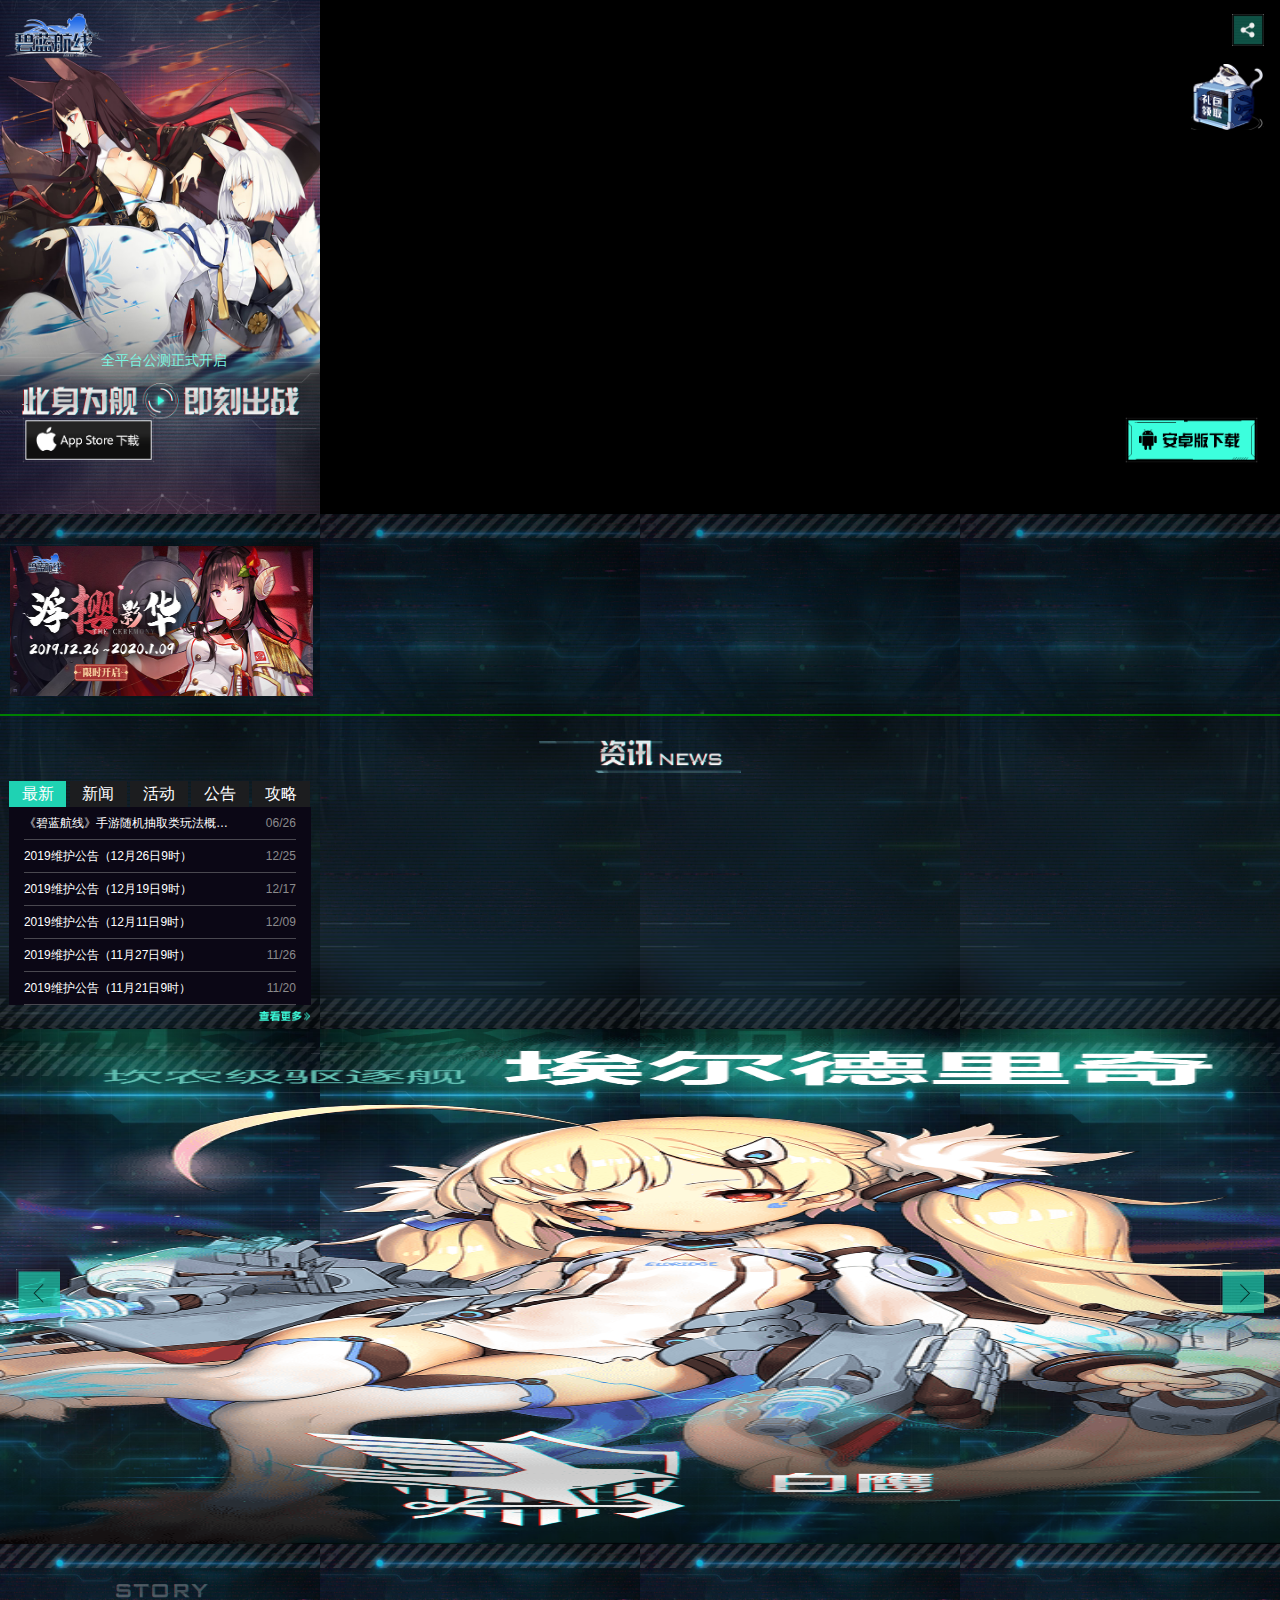
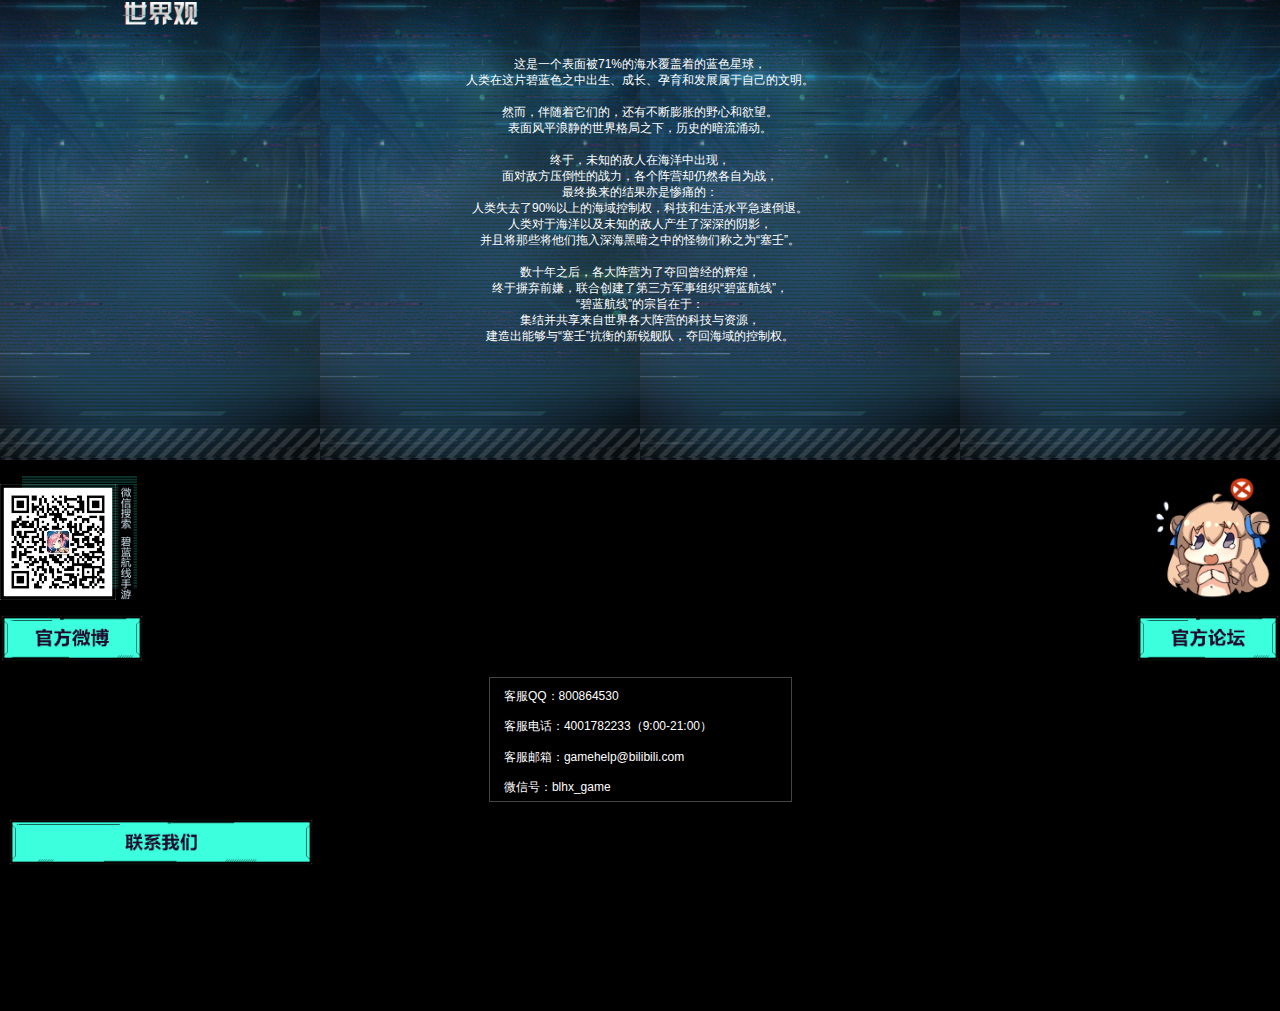
<file: 移动端主页面/index.html>
<!DOCTYPE html>
<html lang="en">

<head>
    <meta charset="UTF-8">
    <meta name="viewport" content="width=device-width, initial-scale=1.0">
    <meta http-equiv="X-UA-Compatible" content="ie=edge">
    <title>Document</title>
    <link rel="stylesheet" href="./lib/normalize.css">
    <link rel="stylesheet" href="./scss/commit.css">
    <link rel="stylesheet" href="./scss/index.css">
</head>

<body>
    <!-- 第一部分 -->
    <div class="first">
        <!-- 底片 -->
        <div class="negative">
            <!-- 左边logo -->
            <img src="./image/logo.png" alt="">
            <!-- 右边分享 -->
            <i></i>
            <!-- 右边礼包 -->
            <a href="./index-son/son-02/index.html" class="libao"></a>
            <!-- 此身为舰，即刻出战 -->
            <div class="chuzhan">
                <em>全平台公测正式开启</em>
                <a href="//m.bilibili.com/video/av9826860.html">
                    <img src="./image/slogan.png" alt="">
                </a>
            </div>
            <!-- 下载图标 -->
            <div class="xaizai">
                <a href="" style="left: 1.3rem;"><img src="./image/ios-down.png" alt=""></a>
                <a href="" style="position: absolute; right: 1.3rem;"><img src="./image/android-down.png" alt=""></a>
            </div>
        </div>
    </div>
    <!-- 第二部分 -->
    <div class="second">
        <!-- 轮播图 -->
        <div class="lunbo">
            <ul>
                <!-- <li><a href=""><img src="./upload/carousel1.jpg" alt=""></a></li> -->
                <li><a href="./index-son/son-04/index.html"><img src="./upload/carousel2.jpg" alt=""></a></li>
                <!-- <li><a href=""><img src="./upload/carousel3.jpg" alt=""></a></li> -->
            </ul>
        </div>
        <!-- 轮播图下线 -->
        <div class="sol">

        </div>
        <!-- 资讯 -->
        <div class="zixun"></div>
        <!-- 公告 -->
        <div class="notice">
            <!-- 公告标头 -->
            <div class="head">
                <ul>
                    <li>最新</li>
                    <li>新闻</li>
                    <li>活动</li>
                    <li>公告</li>
                    <li>攻略</li>
                </ul>
            </div>
            <!-- 公告内容 -->
            <div class="content">
                <div class="cen">
                    <div class="toop"><a href="">《碧蓝航线》手游随机抽取类玩法概率公示</a><span>06/26</span></div>
                    <div class="toop"><a href="./index-son/son-01/index.html">2019维护公告（12月26日9时）</a><span>12/25</span></div>
                    <div class="toop"><a href="">2019维护公告（12月19日9时）</a><span>12/17</span></div>
                    <div class="toop"><a href="">2019维护公告（12月11日9时）</a><span>12/09</span></div>
                    <div class="toop"><a href="">2019维护公告（11月27日9时）</a><span>11/26</span></div>
                    <div class="toop"><a href="">2019维护公告（11月21日9时）</a><span>11/20</span></div>
                </div>
            </div>
            <!-- 查看更多 -->
            <div class="more">
                <a href="./index-son/son-01/index.html"></a>
            </div>
        </div>
    </div>
    <!-- 第三部分 -->
    <div class="third">
        <!-- 点击轮播图 -->
        <div class="dian">
            <ul>
                <li><a href=""><img src="./upload/aierde.png" alt=""></a></li>
                <!-- <li><img src="./upload/ao.png" alt=""></li>
                <li><img src="./upload/chun.png" alt=""></li>
                <li><img src="./upload/dujiaoshou.png" alt=""></li>
                <li><img src="./upload/guanghui.png" alt=""></li>
                <li><img src="./upload/kaersi.png" alt=""></li>
                <li><img src="./upload/ninghai.png" alt=""></li>
                <li><img src="./upload/ougen.png" alt=""></li>
                <li><img src="./upload/pinghai.png" alt=""></li>
                <li><img src="./upload/qiye.png" alt=""></li> -->
            </ul>
        </div>
        <!-- 向左图标 -->
        <div class="left"></div>
        <!-- 向右图标 -->
        <div class="right"></div>
    </div>
    <!-- 第四部分 -->
    <div class="forth">
        <!-- 世界观 -->
        <div class="outlook"></div>
        <!-- 故事 -->
        <div class="story">
            <!-- 文字 -->
            <p>
                这是一个表面被71%的海水覆盖着的蓝色星球，<br>
                人类在这片碧蓝色之中出生、成长、孕育和发展属于自己的文明。
            </p>
            <p>
                然而，伴随着它们的，还有不断膨胀的野心和欲望。<br>
                表面风平浪静的世界格局之下，历史的暗流涌动。
            </p>
            <p>
                终于，未知的敌人在海洋中出现，<br>
                面对敌方压倒性的战力，各个阵营却仍然各自为战，<br>
                最终换来的结果亦是惨痛的：<br>
                人类失去了90%以上的海域控制权，科技和生活水平急速倒退。<br>
                人类对于海洋以及未知的敌人产生了深深的阴影，<br>
                并且将那些将他们拖入深海黑暗之中的怪物们称之为“塞壬”。
            </p>
            <p>
                数十年之后，各大阵营为了夺回曾经的辉煌，<br>
                终于摒弃前嫌，联合创建了第三方军事组织“碧蓝航线”，<br>
                “碧蓝航线”的宗旨在于：<br>
                集结并共享来自世界各大阵营的科技与资源，<br>
                建造出能够与“塞壬”抗衡的新锐舰队，夺回海域的控制权。
            </p>
        </div>
    </div>
    <!-- 第五部分 -->
    <div class="fifth">
        <!-- 图片 -->
        <div class="picte">
            <!-- 二维码图片 -->
            <div class="erweima">
                <img src="./image/weixin.png" alt="">
                <img src="./image/weixin-new.jpg" alt="">
            </div>
            <!-- 图片 -->
            <div class="picturimg">
                <img src="./image/jianniang.png" alt="">
            </div>
        </div>
        <!-- 论坛和微博 -->
        <div class="weilun">
            <a href="">
                <img src="./image/weibo-btn.png" alt="">
            </a>
            <a href="">
                <img src="./image/bbs-btn.png" alt="">
            </a>
        </div>
        <!-- 联系电话 -->
        <div class="phone">
            <div class="cenn">
                客服QQ：800864530<br>
                客服电话：4001782233（9:00-21:00）<br>
                客服邮箱：gamehelp@bilibili.com<br>
                微信号：blhx_game
            </div>
        </div>
        <!-- 联系我们 -->
        <div class="relation">
            <a href=""><img src="./image/connect_us_btn.png" alt=""></a>
        </div>
    </div>
</body>

</html>
</file>
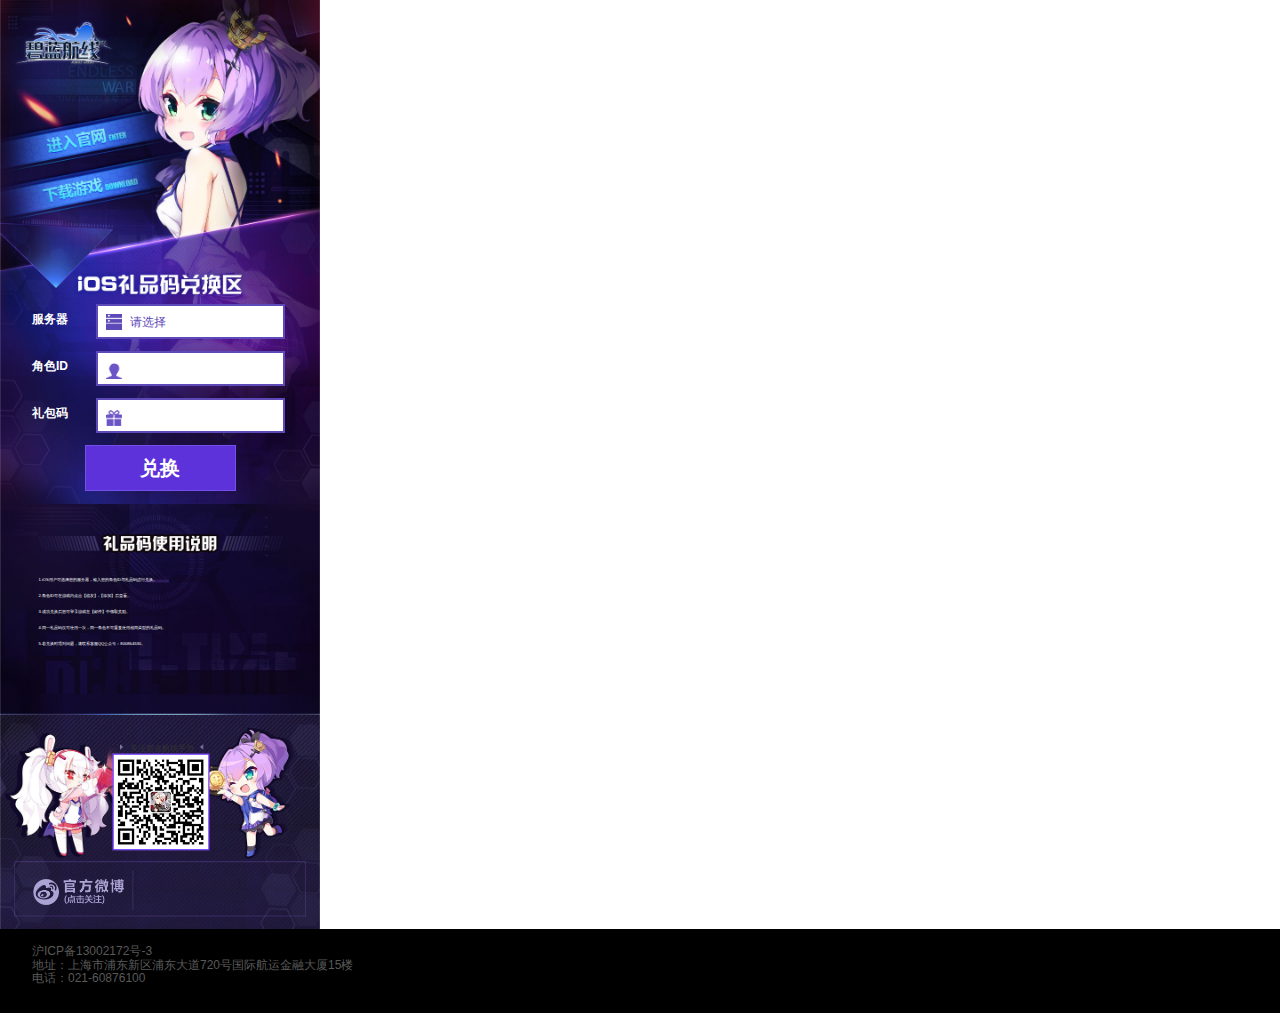
<file: 移动端主页面/index-son/son-02/index.html>
<!DOCTYPE html>
<html lang="en">

<head>
    <meta charset="UTF-8">
    <meta name="viewport" content="width=device-width, initial-scale=1.0">
    <meta http-equiv="X-UA-Compatible" content="ie=edge">
    <title>Document</title>
    <link rel="stylesheet" href="./lib/normalize.css">
    <link rel="stylesheet" href="./scss/commit.css">
    <link rel="stylesheet" href="./scss/index.css">
</head>

<body>
    <!-- 第一部分 -->
    <div class="first">
        <!-- 底片 -->
        <div class="pict">
            <!-- 登录 -->
            <div class="up">
                <!-- 服务器 -->
                <div class="server">
                    <div class="server-left">服务器</div>
                    <div class="server-right">
                        <!-- 图标 -->
                        <div class="imag"></div>
                        <!-- 列表 -->
                        <option value="-1">请选择</option>
                        <!-- <option value="1">珊瑚海</option>
                        <option value="2">夏威夷</option>
                        <option value="3">中途岛</option>
                        <option value="4">所罗门</option> -->
                    </div>
                </div>
                <!-- 角色ID -->
                <div class="role">
                    <div class="role-left">角色ID</div>
                    <div class="role-right">
                        <!-- 图标 -->
                        <div></div>
                    </div>

                </div>
                <!-- 礼包码 -->
                <div class="bag">
                    <dvi class="bag-left">礼包码</dvi>
                    <div class="bag-right">
                        <!-- 图标 -->
                        <div></div>
                    </div>
                </div>
                <!-- 兑换 -->
                <div class="duihuan">兑换</div>
            </div>
        </div>
    </div>
    <!-- 第二部分 -->
    <div class="scrent">
        <!-- 底片 -->
        <div class="dipian">
            <!-- 使用说明 -->
            <div class="shuoming">
                <div><span>1.</span><span>iOS用户可选择您的服务器，输入您的角色ID与礼品码进行兑换。</span></div>
                <div><span>2.</span><span>角色ID可在游戏内点击【战友】-【添加】后查看。</span></div>
                <div><span>3.</span><span>成功兑换后您可登录游戏在【邮件】中领取奖励。</span></div>
                <div><span>4.</span><span>同一礼品码仅可使用一次，同一角色不可重复使用相同类型的礼品码。</span></div>
                <div><span>5.</span><span>若兑换时遇到问题，请联系客服QQ公众号：800864530。</span></div>
            </div>
            <!-- 二维码 -->
            <div class="erweima">
                <span>关注碧蓝航线手游</span>
                <img src="./upload/gz_ewm.png" alt="">
            </div>
            <!-- 微博 -->
                <a href=""></a>
        </div>
    </div>
    <!-- 第三部分 -->
    <div class="third">
        <div class="wen">
            <div>沪ICP备13002172号-3</div>
            <div>地址：上海市浦东新区浦东大道720号国际航运金融大厦15楼</div>
            <div>电话：021-60876100</div>
        </div>
    </div>
</body>

</html>
</file>
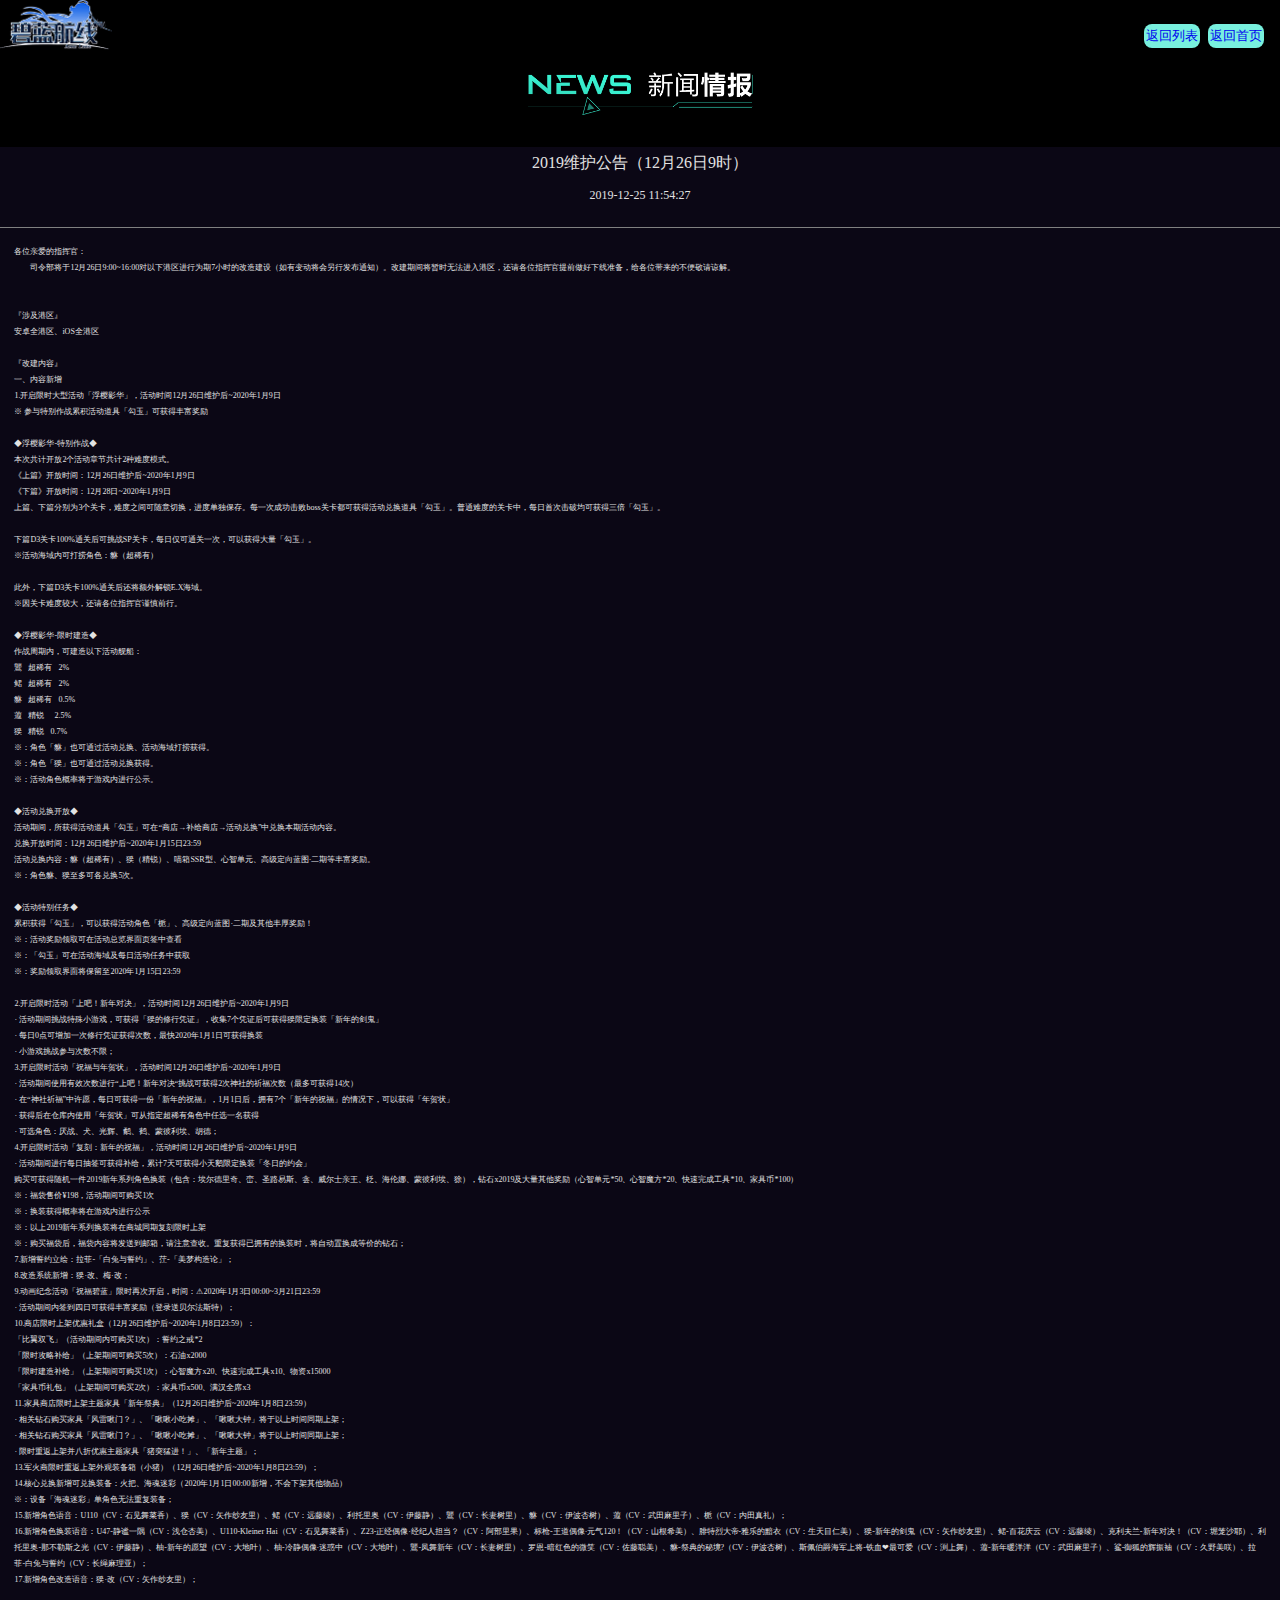
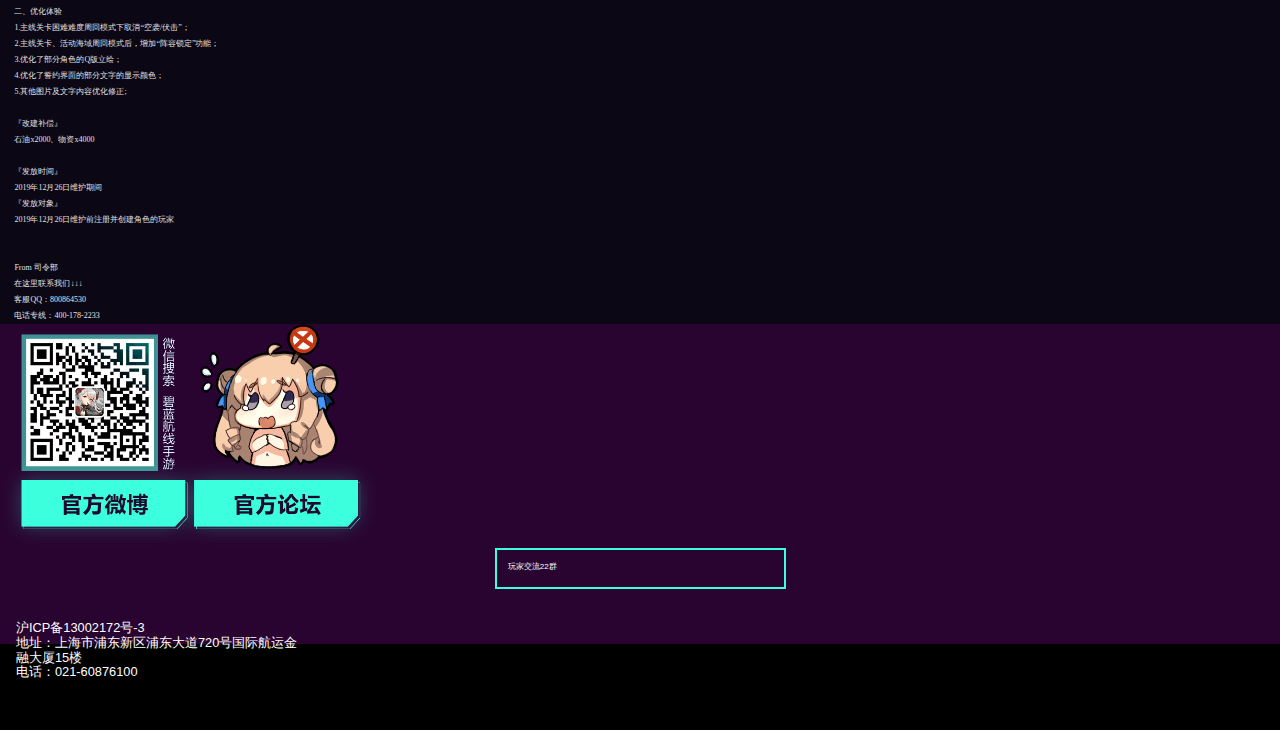
<file: 移动端主页面/index-son/son-03/index.html>
<!DOCTYPE html>
<html lang="en">

<head>
    <meta charset="UTF-8">
    <meta name="viewport" content="width=device-width, initial-scale=1.0">
    <meta http-equiv="X-UA-Compatible" content="ie=edge">
    <title>Document</title>
    <link rel="stylesheet" href="./lib/normalize.css">
    <link rel="stylesheet" href="./scss/index.css">
</head>

<body>
    <!-- 第一部分 -->
    <div class="first">
        <div class="logo"></div>
        <a href="../../index-son/son-01/index.html" class="biao">返回列表</a>
        <a href="../../index.html" class="home">返回首页</a>
    </div>
    <!-- 第二部分 -->
    <div class="scrent">
        <div class="news"></div>
        <div class="new">
            <div class="new-top">
                <p style="font-size: 1rem;">2019维护公告（12月26日9时）</p>
                <p>2019-12-25 11:54:27</p>
            </div>
            <div class="new-bottom">
                <p>各位亲爱的指挥官：</p>
                <p>
                    　　司令部将于12月26日9:00~16:00对以下港区进行为期7小时的改造建设（如有变动将会另行发布通知）。改建期间将暂时无法进入港区，还请各位指挥官提前做好下线准备，给各位带来的不便敬请谅解。<br><br><br>

                    『涉及港区』<br>

                    安卓全港区、iOS全港区<br><br>

                    『改建内容』<br>

                    一、内容新增<br>

                    1.开启限时大型活动「浮樱影华」，活动时间12月26日维护后~2020年1月9日<br>

                    ※ 参与特别作战累积活动道具「勾玉」可获得丰富奖励<br><br>

                    ◆浮樱影华-特别作战◆<br>

                    本次共计开放2个活动章节共计2种难度模式。<br>

                    《上篇》开放时间：12月26日维护后~2020年1月9日<br>

                    《下篇》开放时间：12月28日~2020年1月9日<br>

                    上篇、下篇分别为3个关卡，难度之间可随意切换，进度单独保存。每一次成功击败boss关卡都可获得活动兑换道具「勾玉」。普通难度的关卡中，每日首次击破均可获得三倍「勾玉」。<br><br>

                    下篇D3关卡100%通关后可挑战SP关卡，每日仅可通关一次，可以获得大量「勾玉」。<br>

                    ※活动海域内可打捞角色：貅（超稀有）<br><br>

                    此外，下篇D3关卡100%通关后还将额外解锁E.X海域。<br>

                    ※因关卡难度较大，还请各位指挥官谨慎前行。<br><br>

                    ◆浮樱影华-限时建造◆<br>

                    作战周期内，可建造以下活动舰船：<br>

                    鸗 &nbsp; 超稀有 &nbsp; 2% <br>

                    鲪 &nbsp; 超稀有 &nbsp; 2% <br>

                    貅 &nbsp; 超稀有 &nbsp; 0.5% <br>

                    蕸 &nbsp; 精锐 &nbsp;&nbsp;&nbsp; 2.5% <br>

                    猤 &nbsp; 精锐 &nbsp; 0.7% <br>

                    ※：角色「貅」也可通过活动兑换、活动海域打捞获得。<br>

                    ※：角色「猤」也可通过活动兑换获得。<br>

                    ※：活动角色概率将于游戏内进行公示。<br><br>

                    ◆活动兑换开放◆<br>

                    活动期间，所获得活动道具「勾玉」可在“商店→补给商店→活动兑换”中兑换本期活动内容。<br>

                    兑换开放时间：12月26日维护后~2020年1月15日23:59 <br>

                    活动兑换内容：貅（超稀有）、猤（精锐）、喵箱SSR型、心智单元、高级定向蓝图·二期等丰富奖励。<br>

                    ※：角色貅、猤至多可各兑换5次。<br><br>

                    ◆活动特别任务◆<br>

                    累积获得「勾玉」，可以获得活动角色「栀」、高级定向蓝图·二期及其他丰厚奖励！<br>

                    ※：活动奖励领取可在活动总览界面页签中查看<br>

                    ※：「勾玉」可在活动海域及每日活动任务中获取<br>

                    ※：奖励领取界面将保留至2020年1月15日23:59 <br><br>

                    2.开启限时活动「上吧！新年对决」，活动时间12月26日维护后~2020年1月9日 <br>

                    · 活动期间挑战特殊小游戏，可获得「猤的修行凭证」，收集7个凭证后可获得猤限定换装「新年的剑鬼」<br>

                    · 每日0点可增加一次修行凭证获得次数，最快2020年1月1日可获得换装<br>

                    · 小游戏挑战参与次数不限；<br>

                    3.开启限时活动「祝福与年贺状」，活动时间12月26日维护后~2020年1月9日<br>

                    · 活动期间使用有效次数进行“上吧！新年对决“挑战可获得2次神社的祈福次数（最多可获得14次）<br>

                    · 在“神社祈福”中许愿，每日可获得一份「新年的祝福」，1月1日后，拥有7个「新年的祝福」的情况下，可以获得「年贺状」<br>

                    · 获得后在仓库内使用「年贺状」可从指定超稀有角色中任选一名获得<br>

                    · 可选角色：厌战、犬、光辉、鹬、鹤、蒙彼利埃、胡德；<br>

                    4.开启限时活动「复刻：新年的祝福」，活动时间12月26日维护后~2020年1月9日<br>

                    · 活动期间进行每日抽签可获得补给，累计7天可获得小天鹅限定换装「冬日的约会」<br>

                    购买可获得随机一件2019新年系列角色换装（包含：埃尔德里奇、峦、圣路易斯、侌、威尔士亲王、柉、海伦娜、蒙彼利埃、狳），钻石x2019及大量其他奖励（心智单元*50、心智魔方*20、快速完成工具*10、家具币*100）<br>

                    ※：福袋售价¥198，活动期间可购买1次<br>

                    ※：换装获得概率将在游戏内进行公示<br>

                    ※：以上2019新年系列换装将在商城同期复刻限时上架<br>

                    ※：购买福袋后，福袋内容将发送到邮箱，请注意查收。重复获得已拥有的换装时，将自动置换成等价的钻石；<br>

                    7.新增誓约立绘：拉菲-「白兔与誓约」、茳-「美梦构造论」；<br>

                    8.改造系统新增：猤·改、梅·改；<br>

                    9.动画纪念活动「祝福碧蓝」限时再次开启，时间：⚠2020年1月3日00:00~3月21日23:59 <br>

                    · 活动期间内签到四日可获得丰富奖励（登录送贝尔法斯特）；<br>

                    10.商店限时上架优惠礼盒（12月26日维护后~2020年1月8日23:59）：<br>

                    「比翼双飞」（活动期间内可购买1次）：誓约之戒*2 <br>

                    「限时攻略补给」（上架期间可购买5次）：石油x2000 <br>

                    「限时建造补给」（上架期间可购买1次）：心智魔方x20、快速完成工具x10、物资x15000 <br>

                    「家具币礼包」（上架期间可购买2次）：家具币x500、满汉全席x3 <br>

                    11.家具商店限时上架主题家具「新年祭典」（12月26日维护后~2020年1月8日23:59） <br>

                    · 相关钻石购买家具「风雷啾门？」、「啾啾小吃摊」、「啾啾大钟」将于以上时间同期上架；<br>

                    · 相关钻石购买家具「风雷啾门？」、「啾啾小吃摊」、「啾啾大钟」将于以上时间同期上架； <br>

                    · 限时重返上架并八折优惠主题家具「猪突猛进！」、「新年主题」；<br>

                    13.军火商限时重返上架外观装备箱（小猪）（12月26日维护后~2020年1月8日23:59）；<br>

                    14.核心兑换新增可兑换装备：火把、海魂迷彩（2020年1月1日00:00新增，不会下架其他物品）<br>

                    ※：设备「海魂迷彩」单角色无法重复装备；<br>

                    15.新增角色语音：U110（CV：石见舞菜香）、猤（CV：矢作纱友里）、鲪（CV：远藤绫）、利托里奥（CV：伊藤静）、鸗（CV：长妻树里）、貅（CV：伊波杏树）、蕸（CV：武田麻里子）、栀（CV：内田真礼）；<br>

                    16.新增角色换装语音：U47-静谧一隅（CV：浅仓杏美）、U110-Kleiner
                    Hai（CV：石见舞菜香）、Z23-正经偶像·经纪人担当？（CV：阿部里果）、标枪-王道偶像·元气120！（CV：山根希美）、腓特烈大帝-雅乐的黯衣（CV：生天目仁美）、猤-新年的剑鬼（CV：矢作纱友里）、鲪-百花庆云（CV：远藤绫）、克利夫兰-新年对决！（CV：堀笼沙耶）、利托里奥-那不勒斯之光（CV：伊藤静）、柚-新年的愿望（CV：大地叶）、柚-冷静偶像·迷惑中（CV：大地叶）、鸗-凤舞新年（CV：长妻树里）、罗恩-暗红色的微笑（CV：佐藤聪美）、貅-祭典的秘境?（CV：伊波杏树）、斯佩伯爵海军上将-铁血❤最可爱（CV：渕上舞）、蕸-新年暖洋洋（CV：武田麻里子）、鲨-御狐的辉振袖（CV：久野美咲）、拉菲-白兔与誓约（CV：长绳麻理亚）；<br>

                    17.新增角色改造语音：猤·改（CV：矢作纱友里）；<br><br>

                    二、优化体验<br>

                    1.主线关卡困难难度周回模式下取消“空袭/伏击”；<br>

                    2.主线关卡、活动海域周回模式后，增加“阵容锁定”功能；<br>

                    3.优化了部分角色的Q版立绘；<br>

                    4.优化了誓约界面的部分文字的显示颜色；<br>

                    5.其他图片及文字内容优化修正;<br><br>

                    『改建补偿』<br>

                    石油x2000、物资x4000 <br><br>

                    『发放时间』<br>

                    2019年12月26日维护期间<br>

                    『发放对象』<br>

                    2019年12月26日维护前注册并创建角色的玩家<br><br><br>

                    From 司令部<br>

                    在这里联系我们↓↓↓<br>

                    客服QQ：800864530 <br>

                    电话专线：400-178-2233 <br>
                </p>
            </div>
        </div>
    </div>
    <!-- 第三部分 -->
    <div class="bottom">
        <!-- 图片 -->
        <div class="picte">

        </div>
        <!-- QQ框 -->
        <div class="kuang">
            <span>玩家交流22群</span>
        </div>
        <!-- 位置 -->
        <div class="where">
            <p>沪ICP备13002172号-3</p>
            <p>地址：上海市浦东新区浦东大道720号国际航运金融大厦15楼</p>
            <p>电话：021-60876100</p>
        </div>
    </div>
</body>

</html>
</file>
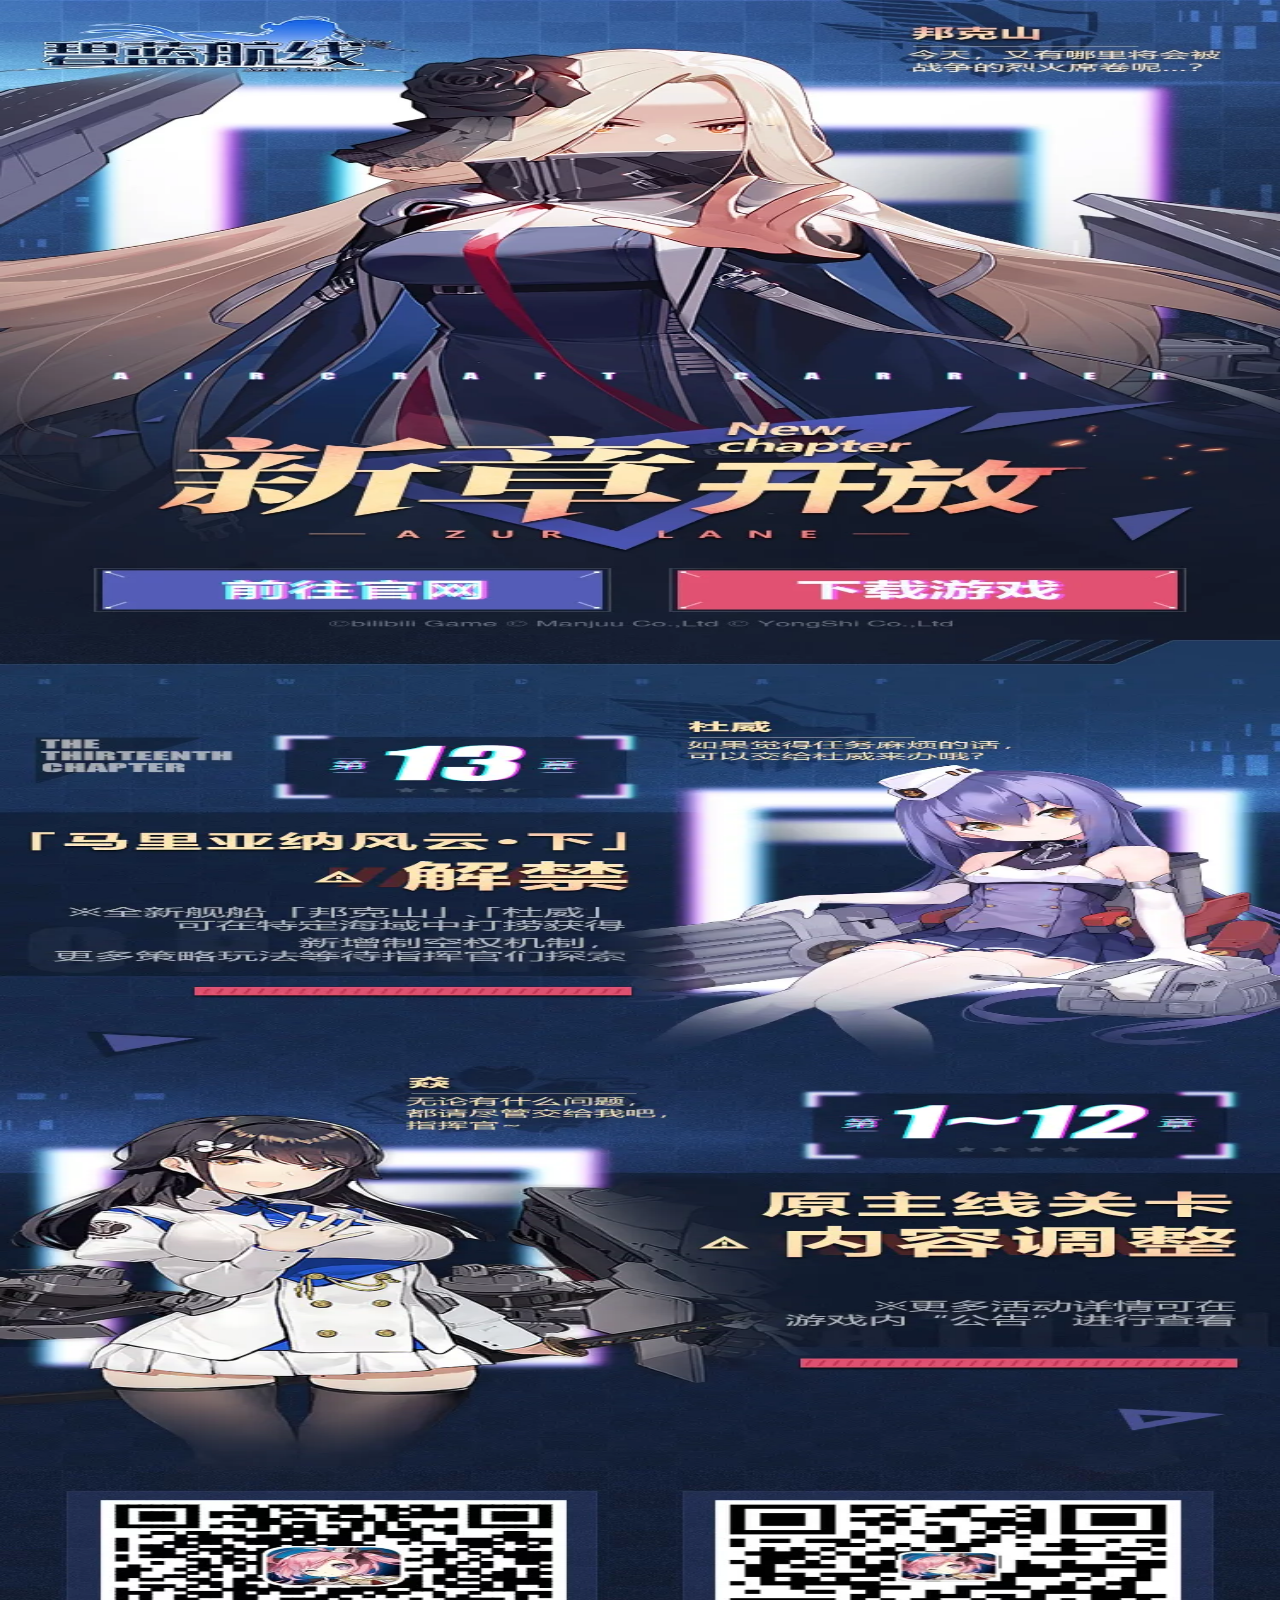
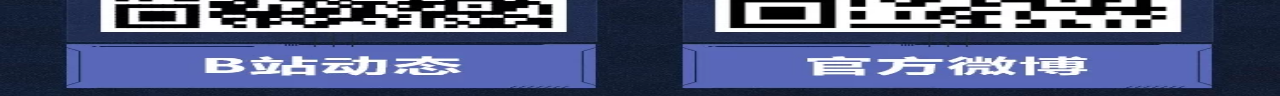
<file: 移动端主页面/index-son/son-04/index.html>
<!DOCTYPE html>
<html lang="en">
<head>
    <meta charset="UTF-8">
    <meta name="viewport" content="width=device-width, initial-scale=1.0">
    <meta http-equiv="X-UA-Compatible" content="ie=edge">
    <title>Document</title>
    <link rel="stylesheet" href="./lib/normalize.css">
    <link rel="stylesheet" href="./scss/index.css">
</head>
<body>
    <div class="first">
        <a href="../../index.html"></a>
        <a href=""></a>
    </div>
    <div class="scrend"></div>
    <div class="third"></div>
    <div class="forth">
        <a href=""></a>
        <a href=""></a>
    </div>
</body>
</html>
</file>
<file: 移动端主页面/scss/commit.css>
.toop {
    position: relative;
    width: 17rem;
    height: 2rem;
    /* margin-top: 0.5rem; */
    line-height: 2rem;
    border-bottom: 1px solid rgba(170,170,170,.4);
}

.toop a {
    position: absolute;
    width: 77%;
    height: 100%;
    overflow: hidden;
    white-space: nowrap;
    text-overflow: ellipsis;
    color: #ffffff;
}
</file>
<file: 移动端主页面/scss/index.css>
@charset "UTF-8";
@media screen and (width: 320px) {
  html {
    font-size: 16px;
  }
}

@media screen and (width: 375px) {
  html {
    font-size: 18.75px;
  }
}

@media screen and (width: 414px) {
  html {
    font-size: 20.7px;
  }
}

html,
body {
  width: 100%;
  height: 100%;
  margin: 0;
  padding: 0;
  background-color: #000000;
}

.first {
  position: relative;
  width: 100%;
  height: 32.125rem;
}

.first .negative {
  position: absolute;
  width: 100%;
  height: 100%;
  background-size: 20rem;
  background-image: url(../upload/bg.jpg);
  background-repeat: no-repeat;
}

.first .negative img {
  width: 6.25rem;
  height: 2.8125rem;
  margin-top: 0.8rem;
  margin-left: 0.3rem;
}

.first .negative i {
  position: absolute;
  width: 2rem;
  height: 2rem;
  background-image: url(../image/下载.png);
  background-size: 2rem;
  background-position: 0px 0;
  top: 0.9rem;
  right: 1rem;
}

.first .negative .libao {
  position: absolute;
  width: 4.5625rem;
  height: 4.125rem;
  right: 1rem;
  top: 4rem;
  background-size: 5rem;
  background-image: url(../image/gift.png);
  background-position: -8px -1px;
}

.first .negative .chuzhan {
  position: absolute;
  top: 22rem;
}

.first .negative .chuzhan em {
  position: absolute;
  font-size: 0.9rem;
  width: 8.375rem;
  height: 0.9375rem;
  left: 6.3rem;
  color: #7bf5e0;
}

.first .negative .chuzhan a img {
  width: 100%;
  margin: 0;
  height: 4.8125rem;
}

.first .negative .xaizai {
  position: absolute;
  width: 100%;
  height: 3.1875rem;
  top: 26rem;
}

.first .negative .xaizai a {
  position: absolute;
  width: 8.4375rem;
  height: 3rem;
}

.first .negative .xaizai a img {
  margin: 0;
  position: absolute;
  width: 100%;
  height: 100%;
}

.second {
  position: relative;
  width: 100%;
  height: 32.2rem;
  background-image: url(../image/news-bg.jpg);
  overflow: hidden;
  background-size: 20rem;
}

.second .lunbo {
  width: 18.9375rem;
  height: 9.375rem;
  padding: 2rem 0.4rem 0 0.6rem;
  overflow: hidden;
}

.second .lunbo ul {
  width: 300%;
  height: 100%;
}

.second .lunbo ul li {
  width: 33.333%;
  height: 100%;
  display: inline-block;
}

.second .lunbo ul li a {
  width: 100%;
  height: 100%;
}

.second .lunbo ul li a img {
  width: 100%;
  height: 100%;
}

.second .sol {
  width: 100%;
  height: 0.1rem;
  margin-top: 1rem;
  border-bottom: 2px solid green;
}

.second .zixun {
  width: 12.6785rem;
  height: 2.0625rem;
  background-image: url(../image/news-title.png);
  background-size: 13rem;
  background-position: 0 0;
  margin: 1.5rem auto 0;
}

.second .notice {
  width: 18.875rem;
  height: 17rem;
  margin: 0.5rem 0.5rem 0rem 0.55rem;
}

.second .notice .head {
  width: 18.875rem;
  height: 1.625rem;
}

.second .notice .head ul {
  position: relative;
  width: 100%;
  height: 100%;
}

.second .notice .head ul li {
  display: inline-block;
  width: 19.04%;
  height: 100%;
  text-align: center;
  line-height: 1.625rem;
  font-size: 16px;
  background-color: #1c1d1f;
  color: #ffffff;
}

.second .notice .head ul li:nth-child(1) {
  background-color: #1fd2b3;
}

.second .notice .content {
  position: relative;
  background-color: #0b0715;
}

.second .notice .content .cen {
  position: relative;
  width: 90%;
  margin: 0 auto;
}

.second .notice .content .cen span {
  float: right;
  color: #8b8b8d;
}

.second .notice .more {
  position: relative;
  width: 3.25rem;
  height: 0.625rem;
  float: right;
  margin: 0.4rem 0 0 0;
}

.second .notice .more a {
  position: absolute;
  width: 100%;
  height: 100%;
  background-image: url(../image/btn-more.png);
  background-size: 3.2rem;
  background-repeat: no-repeat;
}

.third {
  position: relative;
  width: 100%;
  height: 32.2rem;
  background-size: 20rem;
  background-image: url(../image/chara-bg.jpg);
}

.third .dian {
  position: absolute;
  width: 100%;
  height: 100%;
}

.third .dian ul {
  position: absolute;
  width: 100%;
  height: 100%;
}

.third .dian ul li {
  position: absolute;
  width: 100%;
  height: 100%;
}

.third .dian ul li img {
  position: absolute;
  width: 100%;
  height: 100%;
}

.third .left {
  position: absolute;
  width: 2.75rem;
  height: 2.75rem;
  background-image: url(../image/prev-active.png);
  background-repeat: no-repeat;
  background-size: 3rem;
  left: 1rem;
  top: 15rem;
}

.third .right {
  position: absolute;
  width: 2.75rem;
  height: 2.75rem;
  background-image: url(../image/next-active.png);
  background-repeat: no-repeat;
  background-size: 3rem;
  right: 1rem;
  top: 15rem;
}

.forth {
  position: relative;
  width: 100%;
  height: 32.2rem;
  background-size: 20rem;
  background-image: url(../image/story-bg.jpg);
  overflow: hidden;
}

.forth .outlook {
  position: absolute;
  width: 6.25rem;
  height: 2.625rem;
  background-image: url(../image/story-title.png);
  background-repeat: no-repeat;
  background-size: 6rem;
  margin: 2.5rem 7rem 0 7rem;
}

.forth .story {
  position: absolute;
  width: 100%;
  height: 37.4375rem;
  top: 6rem;
  text-align: center;
  line-height: 1rem;
}

.forth .story p {
  margin: 1rem 1rem 0rem 1rem;
  color: #ffffff;
}

.fifth {
  position: relative;
  width: 100%;
  height: 33.4375rem;
  top: 1rem;
}

.fifth .picte {
  width: 100%;
  height: 8.6375rem;
}

.fifth .picte .erweima {
  position: absolute;
  width: 8.5625rem;
  height: 100%;
}

.fifth .picte .erweima img:nth-child(1) {
  width: 8.5625rem;
  height: 7.75rem;
}

.fifth .picte .erweima img:nth-child(2) {
  position: absolute;
  width: 6.75rem;
  height: 6.75rem;
  left: 0.24rem;
  top: 0.8rem;
}

.fifth .picte .picturimg {
  position: absolute;
  width: 7.375rem;
  height: 7.6875rem;
  right: 0.5rem;
}

.fifth .picte .picturimg img {
  position: absolute;
  width: 100%;
  height: 100%;
}

.fifth .weilun {
  width: 100%;
  height: 3.9375rem;
}

.fifth .weilun a:nth-child(1) {
  position: absolute;
  width: 9rem;
  height: 3.9375rem;
  left: 0;
}

.fifth .weilun a:nth-child(2) {
  position: absolute;
  width: 9rem;
  height: 3.9375rem;
  right: 0;
}

.fifth .weilun a img {
  position: absolute;
  width: 100%;
  height: 3rem;
}

.fifth .phone {
  width: 18.8125rem;
  height: 7.6875rem;
  margin: 0rem auto;
  overflow: hidden;
  border-top: 1px solid rgba(170, 170, 170, 0.4);
  border-bottom: 1px solid rgba(170, 170, 170, 0.4);
  border-left: 1px solid rgba(170, 170, 170, 0.4);
  border-right: 1px solid rgba(170, 170, 170, 0.4);
}

.fifth .phone .cenn {
  position: relative;
  width: 100%;
  height: 100%;
  color: #ffffff;
  padding: 0.2rem 0 0 0.9rem;
  line-height: 1.9rem;
}

.fifth .relation {
  position: relative;
  width: 19.125rem;
  height: 3rem;
  margin: 1rem 0.5rem 0rem 0.5rem;
}

.fifth .relation a {
  position: absolute;
  width: 100%;
  height: 100%;
}

.fifth .relation a img {
  position: absolute;
  width: 100%;
  height: 100%;
}
/*# sourceMappingURL=index.css.map */
</file>
<file: 移动端主页面/index-son/son-02/scss/commit.css>
.imag {
    position: absolute;
    width: 1rem;
    height: 1rem;
    /* background-image: url(../upload/server.png); */
    top: 0.6rem;
    margin-left: 0.5rem;
    background-size: 1rem;
}
</file>
<file: 移动端主页面/index-son/son-02/scss/index.css>
@media screen and (width: 320px) {
  html {
    font-size: 16px;
  }
}

@media screen and (width: 375px) {
  html {
    font-size: 18.75px;
  }
}

@media screen and (width: 414px) {
  html {
    font-size: 20.7px;
  }
}

html,
body {
  width: 100%;
  height: 100%;
  margin: 0;
  padding: 0;
}

.first {
  position: relative;
  width: 100%;
  height: 35.5rem;
}

.first .pict {
  position: absolute;
  width: 100%;
  height: 31.8125rem;
  background-image: url(../upload/bg1.jpg);
  background-repeat: no-repeat;
  background-size: 20rem;
}

.first .pict .up {
  position: absolute;
  width: 16rem;
  height: 10.75rem;
  top: 19rem;
  left: 2rem;
}

.first .pict .up .server {
  position: relative;
  width: 16rem;
  height: 1.9375rem;
  margin-bottom: 1rem;
}

.first .pict .up .server .server-left {
  position: absolute;
  width: 2.625rem;
  color: #ffffff;
  font-weight: 700;
  line-height: 1.9875rem;
}

.first .pict .up .server .server-right {
  width: 11.5625rem;
  height: 1.9375rem;
  margin-left: 4rem;
  border: 2px solid #5e49b8;
  background-color: #ffffff;
}

.first .pict .up .server .server-right div {
  background-image: url(../upload/server.png);
}

.first .pict .up .server .server-right option {
  font-weight: normal;
  display: block;
  line-height: 2rem;
  min-height: 1.2rem;
  padding: 0rem 2rem 1rem;
  color: #5e49b8;
}

.first .pict .up .role {
  width: 16rem;
  height: 1.9375rem;
  margin-bottom: 1rem;
}

.first .pict .up .role .role-left {
  position: absolute;
  width: 2.625rem;
  color: #ffffff;
  font-weight: 700;
  line-height: 1.9875rem;
}

.first .pict .up .role .role-right {
  position: relative;
  width: 11.5625rem;
  height: 1.9375rem;
  margin-left: 4rem;
  border: 2px solid #5e49b8;
  background-color: #ffffff;
}

.first .pict .up .role .role-right div {
  position: absolute;
  width: 1rem;
  height: 1rem;
  top: 0.6rem;
  margin-left: 0.5rem;
  background-size: 1rem;
  background-image: url(../upload/role.png);
}

.first .pict .up .bag {
  width: 16rem;
  height: 1.9375rem;
  margin-bottom: 1rem;
}

.first .pict .up .bag .bag-left {
  position: absolute;
  width: 2.625rem;
  color: #ffffff;
  font-weight: 700;
  line-height: 1.9875rem;
}

.first .pict .up .bag .bag-right {
  position: relative;
  width: 11.5625rem;
  height: 1.9375rem;
  margin-left: 4rem;
  border: 2px solid #5e49b8;
  background-color: #ffffff;
}

.first .pict .up .bag .bag-right div {
  position: absolute;
  width: 1rem;
  height: 1rem;
  top: 0.6rem;
  margin-left: 0.5rem;
  background-size: 1rem;
  background-image: url(../upload/bag.png);
}

.first .pict .up .duihuan {
  position: relative;
  width: 9.3125rem;
  height: 2.75rem;
  margin: 1rem auto 0;
  background-color: #5e32db;
  border: 0.1rem solid #7450ea;
  font-size: 1.25rem;
  color: #fff;
  font-weight: 700;
  text-align: center;
  line-height: 2.75rem;
}

.scrent {
  position: relative;
  width: 100%;
  height: 31.5625rem;
  margin-top: -4rem;
}

.scrent .dipian {
  position: absolute;
  width: 100%;
  height: 100%;
  background-image: url(../upload/bg2.jpg);
  background-repeat: no-repeat;
  background-size: 20rem;
}

.scrent .dipian .shuoming {
  position: absolute;
  top: 4.28rem;
  width: 94%;
  left: 50%;
  -webkit-transform: translateX(-50%);
          transform: translateX(-50%);
  color: #fff;
  font-size: .26rem;
}

.scrent .dipian .shuoming div {
  line-height: 1rem;
}

.scrent .dipian .erweima {
  position: absolute;
  width: 6.25rem;
  height: 9.8125rem;
  font-size: 0.5rem;
  text-align: center;
  top: 15rem;
  left: 7rem;
}

.scrent .dipian .erweima img {
  position: absolute;
  display: block;
  width: 6.125rem;
  height: 6.125rem;
}

.scrent .dipian a {
  position: absolute;
  display: block;
  left: 2rem;
  bottom: 6.5rem;
  width: 5.8125rem;
  height: 1.6125rem;
  background-size: contain;
  background-repeat: no-repeat;
  background-position: center;
  background-image: url(../upload/microblog.png);
}

.third {
  position: relative;
  width: 100%;
  height: 5.25rem;
  margin-top: -5rem;
  background-color: #000000;
  color: #595959;
}

.third .wen {
  padding: 1rem 0;
  margin: 0 2rem;
}
/*# sourceMappingURL=index.css.map */
</file>
<file: 移动端主页面/index-son/son-03/scss/index.css>
html {
  width: 100%;
  height: 100%;
  margin: 0;
  padding: 0;
  background-color: #000000;
}

@media screen and (width: 320px) {
  body {
    font-size: 20px;
  }
}

@media screen and (width: 375px) {
  body {
    position: relative;
    width: 100%;
    height: 100%;
  }
}

@media screen and (width: 414px) {
  body {
    position: relative;
    width: 100%;
    height: 100%;
  }
}

@media screen and (width: 768px) {
  body {
    position: relative;
    width: 100%;
    height: 100%;
  }
}

div.first {
  position: relative;
  width: 100%;
  height: 3.875rem;
  background-color: #000000;
}

div.first .logo {
  background-image: url(../upload/logo.png);
  width: 7.3125rem;
  height: 3.25rem;
  background-repeat: no-repeat;
  background-size: 7rem;
  text-align: center;
}

div.first .biao {
  position: absolute;
  top: 1.5rem;
  right: 5rem;
  height: 1.5rem;
  width: 3.5rem;
  /* height: 1rem; */
  background-color: #78f0de;
  border-radius: 0.5rem;
  font-size: 0.8rem;
  line-height: 1.5rem;
  text-align: center;
}

div.first .home {
  position: absolute;
  top: 1.5rem;
  right: 1rem;
  height: 1.5rem;
  width: 3.5rem;
  /* height: 1rem; */
  background-color: #78f0de;
  border-radius: 0.5rem;
  font-size: 0.8rem;
  line-height: 1.5rem;
  text-align: center;
}

.scrent {
  position: relative;
}

.scrent .news {
  margin: .65rem auto .3rem;
  background: url(../upload/title-news.png);
  width: 14.0625rem;
  height: 2.6875rem;
  background-size: contain;
}

.scrent .new {
  width: 100%;
  position: relative;
  background-color: #0b0715;
  text-align: center;
  font-family: "Microsoft Yahei";
  line-height: 1.2;
  color: #e2e2e2;
}

.scrent .new .new-top {
  text-align: center;
  margin-top: 2rem;
  line-height: 2rem;
}

.scrent .new .new-bottom {
  position: relative;
  font-size: 0.5rem;
  text-align: left;
  margin-top: 1rem;
  padding: 1rem 0.9rem 0 0.9rem;
  line-height: 1rem;
  border-top: 0.1rem solid grey;
}

.bottom {
  width: 100%;
  height: 20rem;
  background-color: #290430;
}

.bottom .picte {
  width: 100%;
  height: 14rem;
  background-image: url(../upload/contact.png);
  background-size: contain;
  background-repeat: no-repeat;
}

.bottom .kuang {
  width: 17.9375rem;
  height: 2.3125rem;
  border: 2px solid #3cffdd;
  margin: 0rem auto;
}

.bottom .kuang span {
  position: absolute;
  margin: 0.7rem;
  color: #ffffff;
  font-size: 0.5rem;
}

.bottom .where {
  width: 100%;
  height: 6.8125rem;
  margin-top: 2rem;
}

.bottom .where p {
  width: 18rem;
  margin: 0rem 1rem;
  font-size: 0.8rem;
  color: #ffffff;
}
/*# sourceMappingURL=index.css.map */
</file>
<file: 移动端主页面/index-son/son-04/scss/index.css>
html {
  width: 100%;
  height: 100%;
  margin: 0;
  padding: 0;
}

@media screen and (width: 320px) {
  body {
    font-size: 16px;
  }
}

@media screen and (width: 375px) {
  body {
    font-size: 18.75px;
  }
}

@media screen and (width: 414px) {
  body {
    font-size: 20.7px;
  }
}

@media screen and (width: 768px) {
  body {
    font-size: 38.4px;
  }
}

.first {
  position: relative;
  width: 100%;
  height: 41.625rem;
  background-image: url(../upload/first.webp);
  background-repeat: no-repeat;
  background-size: 100% 100%;
}

.first a:nth-child(1) {
  position: absolute;
  display: inline-block;
  width: 7.8125rem;
  height: 2.1875rem;
  left: 10%;
  bottom: 9%;
}

.first a:nth-child(2) {
  position: absolute;
  display: inline-block;
  width: 7.8125rem;
  height: 2.1875rem;
  right: 10%;
  bottom: 9%;
}

.scrend {
  position: relative;
  width: 100%;
  height: 25rem;
  background-image: url(../upload/scrend.webp);
  background-repeat: no-repeat;
  background-size: 100% 100%;
}

.third {
  position: relative;
  width: 100%;
  height: 25rem;
  background-image: url(../upload/third.webp);
  background-repeat: no-repeat;
  background-size: 100% 100%;
}

.forth {
  position: relative;
  width: 100%;
  height: 14.375rem;
  background-image: url(../upload/forth.webp);
  background-repeat: no-repeat;
  background-size: 100% 100%;
}

.forth a:nth-child(1) {
  position: absolute;
  display: inline-block;
  width: 9.375rem;
  height: 2.1875rem;
  left: 7%;
  bottom: 6%;
}

.forth a:nth-child(2) {
  position: absolute;
  display: inline-block;
  width: 9.375rem;
  height: 2.1875rem;
  right: 7%;
  bottom: 6%;
}
/*# sourceMappingURL=index.css.map */
</file>
